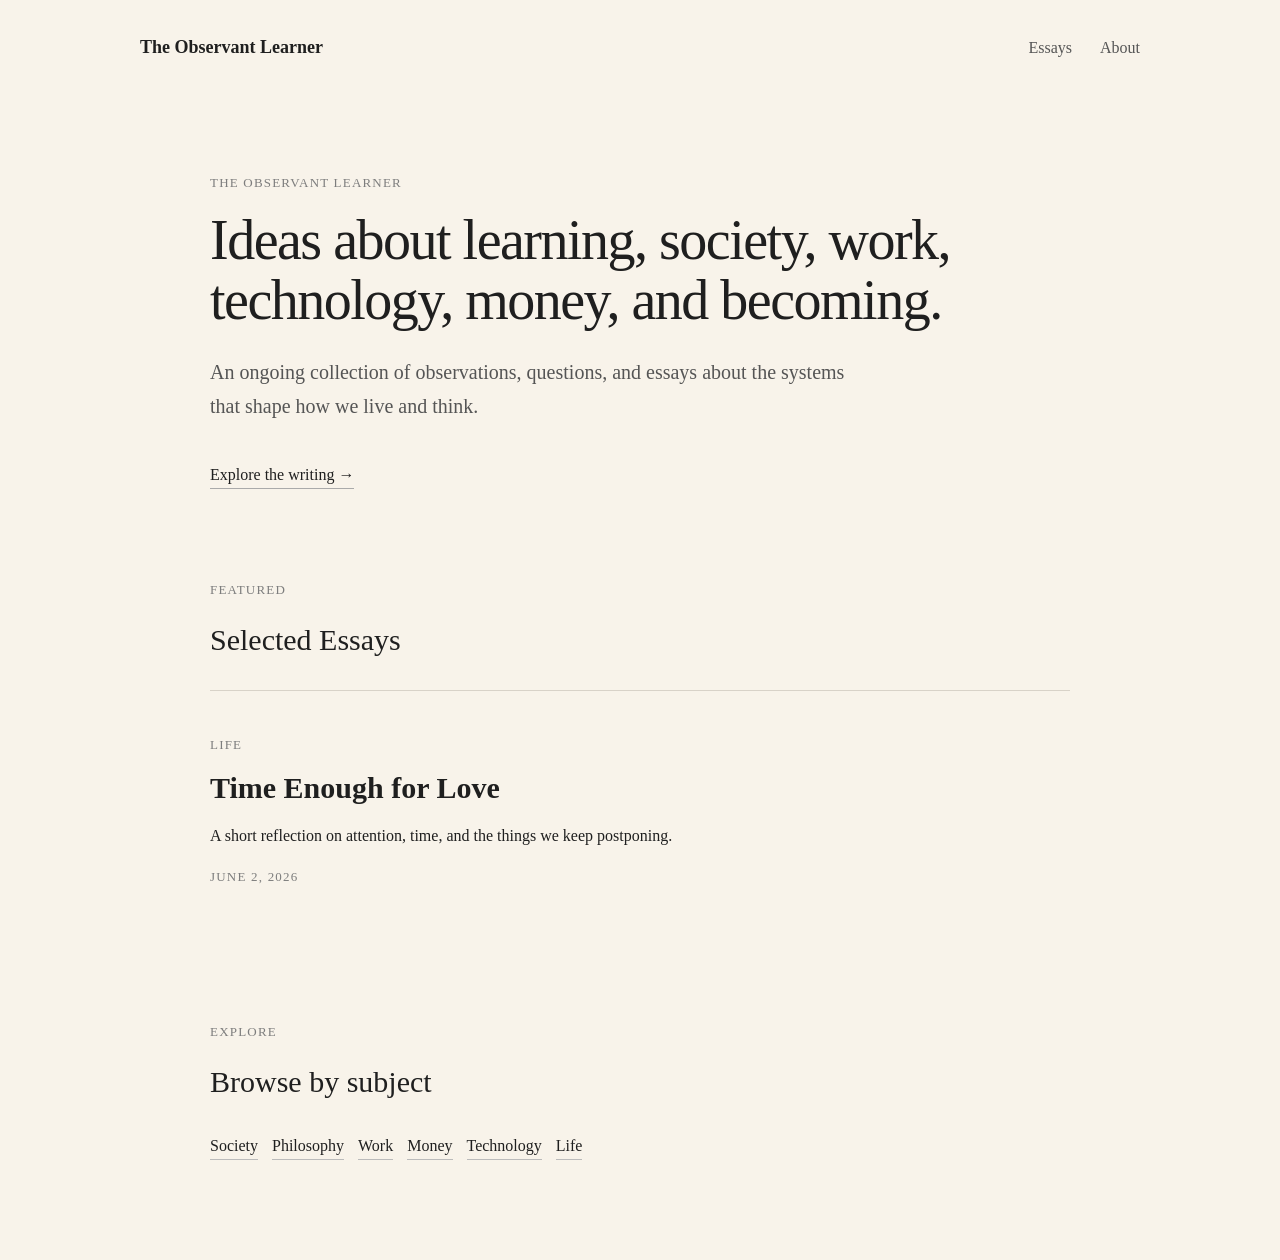
<file: index.html>
<!DOCTYPE html>
<html lang="en">
<head>
  <meta charset="UTF-8" />
  <meta name="viewport" content="width=device-width, initial-scale=1.0" />

  <title>The Observant Learner</title>
  <link rel="stylesheet" href="style.css" />
</head>
<body>

  <header class="site-header">
    <a href="index.html" class="logo">The Observant Learner</a>

    <nav>
      <a href="essays.html">Essays</a>
      <a href="about.html">About</a>
    </nav>
  </header>

  <main class="home">

    <section class="hero">
      <p class="eyebrow">THE OBSERVANT LEARNER</p>

      <h1>
        Ideas about learning, society, work, technology,
        money, and becoming.
      </h1>

      <p class="hero-text">
        An ongoing collection of observations, questions, and essays
        about the systems that shape how we live and think.
      </p>

      <a href="essays.html" class="text-link">Explore the writing →</a>
    </section>

    <section class="featured">
      <div class="section-heading">
        <p class="eyebrow">FEATURED</p>
        <h2>Selected Essays</h2>
      </div>

      <article class="home-essay">
        <p class="essay-category">LIFE</p>

        <h3>
          <a href="posts/time-enough-for-love.html">
            Time Enough for Love
          </a>
        </h3>

        <p>
          A short reflection on attention, time,
          and the things we keep postponing.
        </p>

        <p class="essay-date">June 2, 2026</p>
      </article>
    </section>

    <section class="explore">
      <p class="eyebrow">EXPLORE</p>

      <h2>Browse by subject</h2>

      <div class="topic-links">
        <a href="essays.html">Society</a>
        <a href="essays.html">Philosophy</a>
        <a href="essays.html">Work</a>
        <a href="essays.html">Money</a>
        <a href="essays.html">Technology</a>
        <a href="essays.html">Life</a>
      </div>
    </section>

  </main>

</body>
</html>
</file>
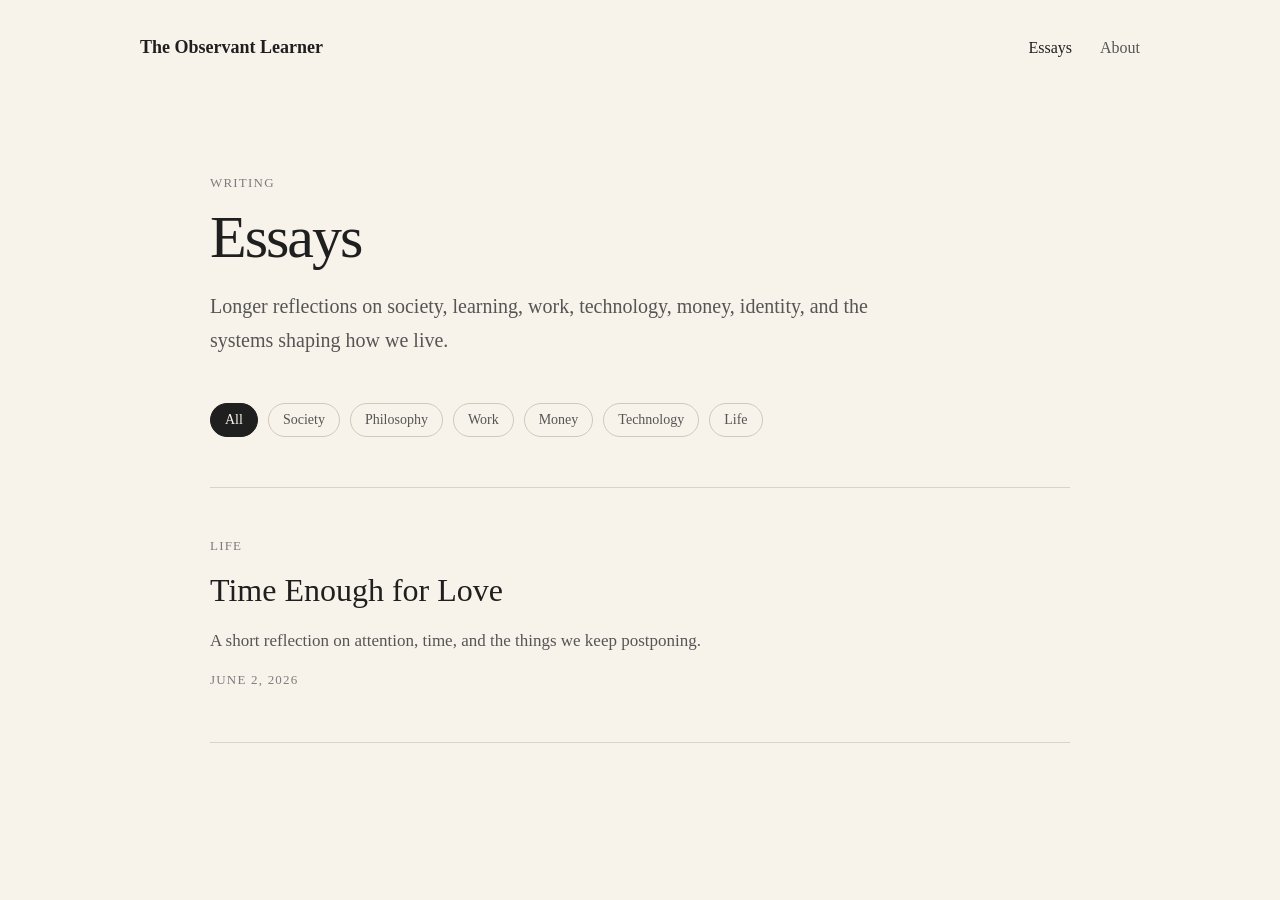
<file: essays.html>
<!DOCTYPE html>
<html lang="en">
<head>
  <meta charset="UTF-8" />
  <meta name="viewport" content="width=device-width, initial-scale=1.0" />

  <title>Essays | The Observant Learner</title>
  <link rel="stylesheet" href="style.css" />
</head>
<body>

  <header class="site-header">
    <a href="index.html" class="logo">The Observant Learner</a>

    <nav>
      <a href="essays.html" class="active">Essays</a>
      <a href="about.html">About</a>
    </nav>
  </header>

  <main class="writing-page">

    <section class="writing-intro">
      <p class="eyebrow">WRITING</p>

      <h1>Essays</h1>

      <p class="intro-text">
        Longer reflections on society, learning, work, technology,
        money, identity, and the systems shaping how we live.
      </p>
    </section>

    <section class="category-filter">
      <button class="filter-button active" data-category="all">All</button>
      <button class="filter-button" data-category="society">Society</button>
      <button class="filter-button" data-category="philosophy">Philosophy</button>
      <button class="filter-button" data-category="work">Work</button>
      <button class="filter-button" data-category="money">Money</button>
      <button class="filter-button" data-category="technology">Technology</button>
      <button class="filter-button" data-category="life">Life</button>
    </section>

    <section class="essay-list">

      <article class="essay-item" data-category="life">
        <p class="essay-category">LIFE</p>

        <h2>
          <a href="posts/time-enough-for-love.html">
            Time Enough for Love
          </a>
        </h2>

        <p class="essay-description">
          A short reflection on attention, time, and the things we keep postponing.
        </p>

        <p class="essay-date">June 2, 2026</p>
      </article>

    </section>

  </main>

  <script>
    const buttons = document.querySelectorAll(".filter-button");
    const essays = document.querySelectorAll(".essay-item");

    buttons.forEach(button => {
      button.addEventListener("click", () => {

        buttons.forEach(btn => btn.classList.remove("active"));
        button.classList.add("active");

        const category = button.dataset.category;

        essays.forEach(essay => {
          if (
            category === "all" ||
            essay.dataset.category === category
          ) {
            essay.style.display = "block";
          } else {
            essay.style.display = "none";
          }
        });

      });
    });
  </script>

</body>
</html>
</file>
<file: style.css>
body {
  margin: 0;
  font-family: Georgia, "Times New Roman", serif;
  background: #f8f3ea;
  color: #1f1f1f;
  line-height: 1.7;
}

/* HEADER */

.site-header {
  max-width: 1000px;
  margin: 0 auto;
  padding: 32px 24px;
  display: flex;
  justify-content: space-between;
  align-items: center;
}

.logo {
  font-weight: bold;
  text-decoration: none;
  color: #1f1f1f;
  font-size: 18px;
}

nav a {
  margin-left: 24px;
  text-decoration: none;
  color: #555;
}

nav a:hover,
nav a.active {
  color: #1f1f1f;
}

/* PAGE WIDTHS */

.home,
.page,
.post,
.writing-page {
  max-width: 860px;
  margin: 0 auto;
  padding: 64px 24px 100px;
}

/* GENERAL TEXT */

.eyebrow,
.date,
.essay-category,
.essay-date {
  font-size: 13px;
  text-transform: uppercase;
  letter-spacing: 1.2px;
  color: #7d7d7d;
}

/* HOMEPAGE */

.hero {
  max-width: 760px;
}

.hero h1 {
  font-size: 56px;
  line-height: 1.08;
  letter-spacing: -1.5px;
  font-weight: 500;
  margin: 16px 0 24px;
}

.hero-text {
  font-size: 20px;
  color: #555;
  max-width: 650px;
}

.text-link {
  display: inline-block;
  margin-top: 18px;
  color: #1f1f1f;
  text-decoration: none;
  border-bottom: 1px solid #aaa;
}

.text-link:hover {
  border-color: #1f1f1f;
}

.featured,
.explore {
  margin-top: 90px;
}

.section-heading h2,
.explore h2 {
  font-size: 30px;
  font-weight: 500;
  margin-top: 8px;
}

.home-essay {
  border-top: 1px solid #d8d2c8;
  padding: 30px 0;
}

.home-essay h3 {
  font-size: 30px;
  line-height: 1.25;
  margin: 6px 0 10px;
}

.home-essay h3 a {
  text-decoration: none;
  color: #1f1f1f;
}

.topic-links {
  display: flex;
  flex-wrap: wrap;
  gap: 14px;
  margin-top: 22px;
}

.topic-links a {
  color: #1f1f1f;
  text-decoration: none;
  border-bottom: 1px solid #bbb;
}

/* ESSAYS PAGE */

.writing-intro {
  max-width: 720px;
  margin-bottom: 46px;
}

.writing-intro h1 {
  font-size: 60px;
  line-height: 1;
  letter-spacing: -2px;
  font-weight: 500;
  margin: 10px 0 22px;
}

.intro-text {
  font-size: 20px;
  color: #555;
}

/* FILTERS */

.category-filter {
  display: flex;
  flex-wrap: wrap;
  gap: 10px;
  margin-bottom: 50px;
}

.filter-button {
  background: transparent;
  border: 1px solid #cfc8bd;
  border-radius: 999px;
  padding: 8px 14px;
  font-family: inherit;
  font-size: 14px;
  color: #555;
  cursor: pointer;
}

.filter-button:hover {
  border-color: #777;
  color: #1f1f1f;
}

.filter-button.active {
  background: #1f1f1f;
  color: #f8f3ea;
  border-color: #1f1f1f;
}

/* ESSAY LIST */

.essay-list {
  border-top: 1px solid #d8d2c8;
}

.essay-item {
  padding: 34px 0 38px;
  border-bottom: 1px solid #d8d2c8;
}

.essay-item h2 {
  font-size: 32px;
  line-height: 1.25;
  font-weight: 500;
  margin: 8px 0 10px;
}

.essay-item h2 a {
  color: #1f1f1f;
  text-decoration: none;
}

.essay-item h2 a:hover {
  opacity: 0.65;
}

.essay-description {
  max-width: 700px;
  font-size: 17px;
  color: #555;
  margin-bottom: 12px;
}

/* INDIVIDUAL POSTS */

.post {
  max-width: 720px;
}

.post h1 {
  font-size: 48px;
  line-height: 1.1;
  font-weight: 500;
}

.post-content {
  font-size: 20px;
}

/* MOBILE */

@media (max-width: 700px) {

  .site-header {
    display: block;
    padding: 24px 20px;
  }

  nav {
    margin-top: 14px;
  }

  nav a {
    margin-left: 0;
    margin-right: 16px;
  }

  .home,
  .page,
  .post,
  .writing-page {
    padding: 48px 20px 80px;
  }

  .hero h1 {
    font-size: 40px;
  }

  .writing-intro h1 {
    font-size: 44px;
  }

  .essay-item h2,
  .home-essay h3 {
    font-size: 26px;
  }

  .hero-text,
  .intro-text {
    font-size: 18px;
  }
}
</file>
